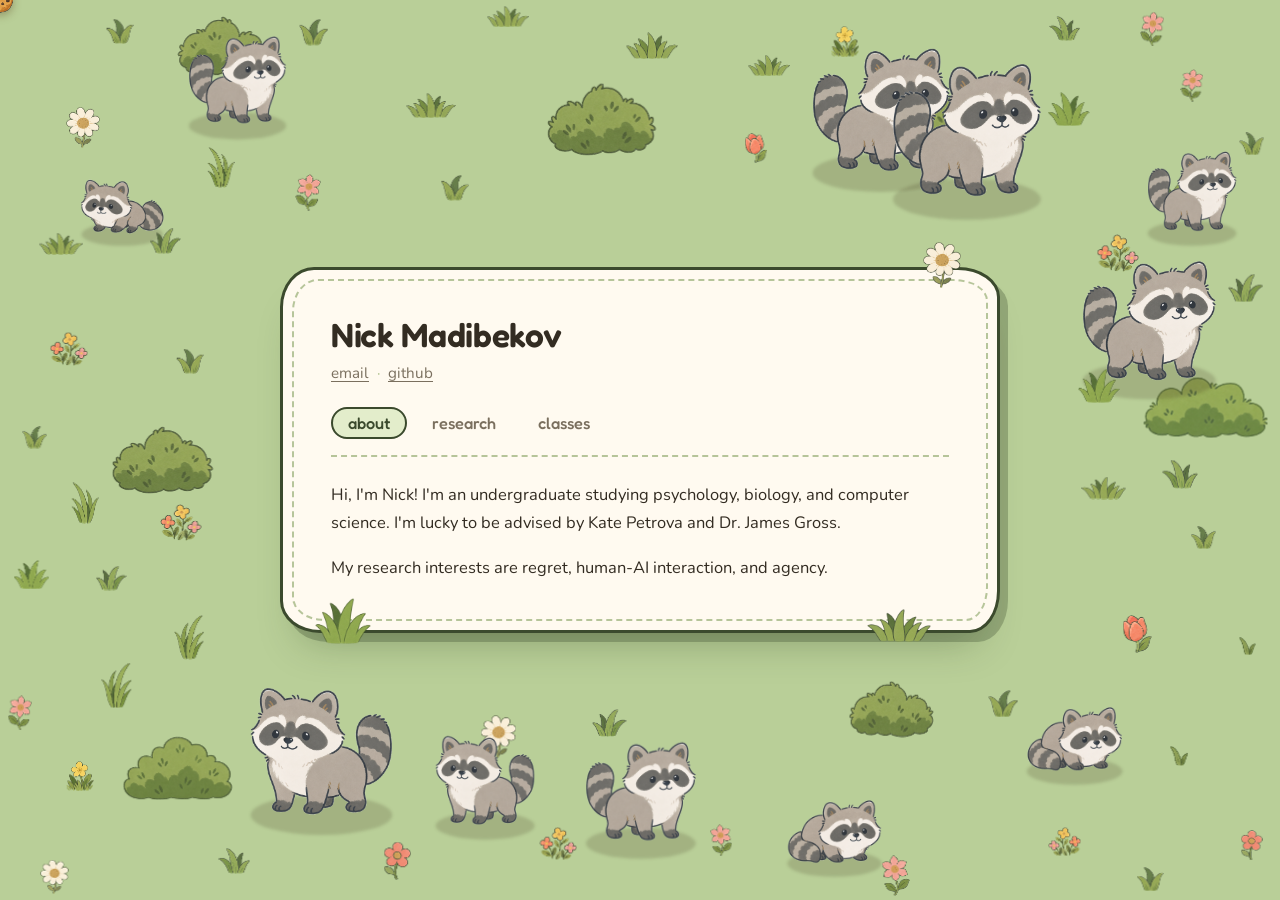
<file: index.html>
<!doctype html>
<html lang="en">
<head>
<meta charset="UTF-8">
<meta name="viewport" content="width=device-width, initial-scale=1.0">
<title>Nick Madibekov</title>
<meta name="description" content="Nick Madibekov is an undergraduate at Stanford studying psychology, biology, and computer science. Research interests: regret, human-AI interaction, and agency.">
<link rel="canonical" href="https://nickmadibekov.github.io/">
<meta property="og:type" content="website">
<meta property="og:site_name" content="Nick Madibekov">
<meta property="og:title" content="Nick Madibekov">
<meta property="og:description" content="Nick Madibekov is an undergraduate at Stanford studying psychology, biology, and computer science. Research interests: regret, human-AI interaction, and agency.">
<meta property="og:url" content="https://nickmadibekov.github.io/">
<meta property="og:image" content="https://nickmadibekov.github.io/assets/og-image.png">
<meta property="og:image:width" content="1200">
<meta property="og:image:height" content="630">
<meta property="og:image:alt" content="Nick Madibekov, with a cartoon raccoon">
<meta name="twitter:card" content="summary_large_image">
<meta name="twitter:title" content="Nick Madibekov">
<meta name="twitter:description" content="Nick Madibekov is an undergraduate at Stanford studying psychology, biology, and computer science. Research interests: regret, human-AI interaction, and agency.">
<meta name="twitter:image" content="https://nickmadibekov.github.io/assets/og-image.png">
<link rel="icon" href="favicon.ico" sizes="48x48">
<link rel="icon" type="image/png" sizes="32x32" href="assets/favicon-32.png">
<link rel="icon" type="image/png" sizes="192x192" href="assets/icon-192.png">
<link rel="apple-touch-icon" href="assets/apple-touch-icon.png">
<script type="application/ld+json">
{
  "@context": "https://schema.org",
  "@type": "Person",
  "name": "Nick Madibekov",
  "url": "https://nickmadibekov.github.io/",
  "jobTitle": "Undergraduate student",
  "affiliation": {
    "@type": "CollegeOrUniversity",
    "name": "Stanford University",
    "url": "https://www.stanford.edu"
  },
  "description": "Nick Madibekov is an undergraduate at Stanford studying psychology, biology, and computer science. Research interests: regret, human-AI interaction, and agency.",
  "knowsAbout": [
    "regret",
    "human-AI interaction",
    "agency",
    "psychology",
    "biology",
    "computer science"
  ],
  "sameAs": [
    "https://github.com/nickmadibekov"
  ]
}
</script>
<link rel="stylesheet" href="styles.css">
</head>
<body>
<div class="cursor-cookie" id="cursorCookie"><div class="cookie-visual"></div></div>
<canvas id="raccoon-canvas"></canvas>

<div class="wrap">
  <main class="card">
    <h1 class="name">Nick Madibekov</h1>
    <p class="links">
      <a href="mailto:alikhanm@stanford.edu">email</a><span class="sep">·</span><a href="https://github.com/nickmadibekov" target="_blank" rel="noopener">github</a>
    </p>

    <nav class="tabs">
      <a href="index.html" class="tab active">about</a>
      <a href="research.html" class="tab">research</a>
      <a href="classes.html" class="tab">classes</a>
    </nav>

    <div class="content">
      <p>Hi, I'm Nick! I'm an undergraduate studying psychology, biology, and computer science. I'm lucky to be advised by Kate Petrova and Dr. James Gross.</p>
      <p>My research interests are regret, human-AI interaction, and agency.</p>
    </div>
  </main>
</div>

<script src="raccoons.js?v=28"></script>
</body>
</html>
</file>
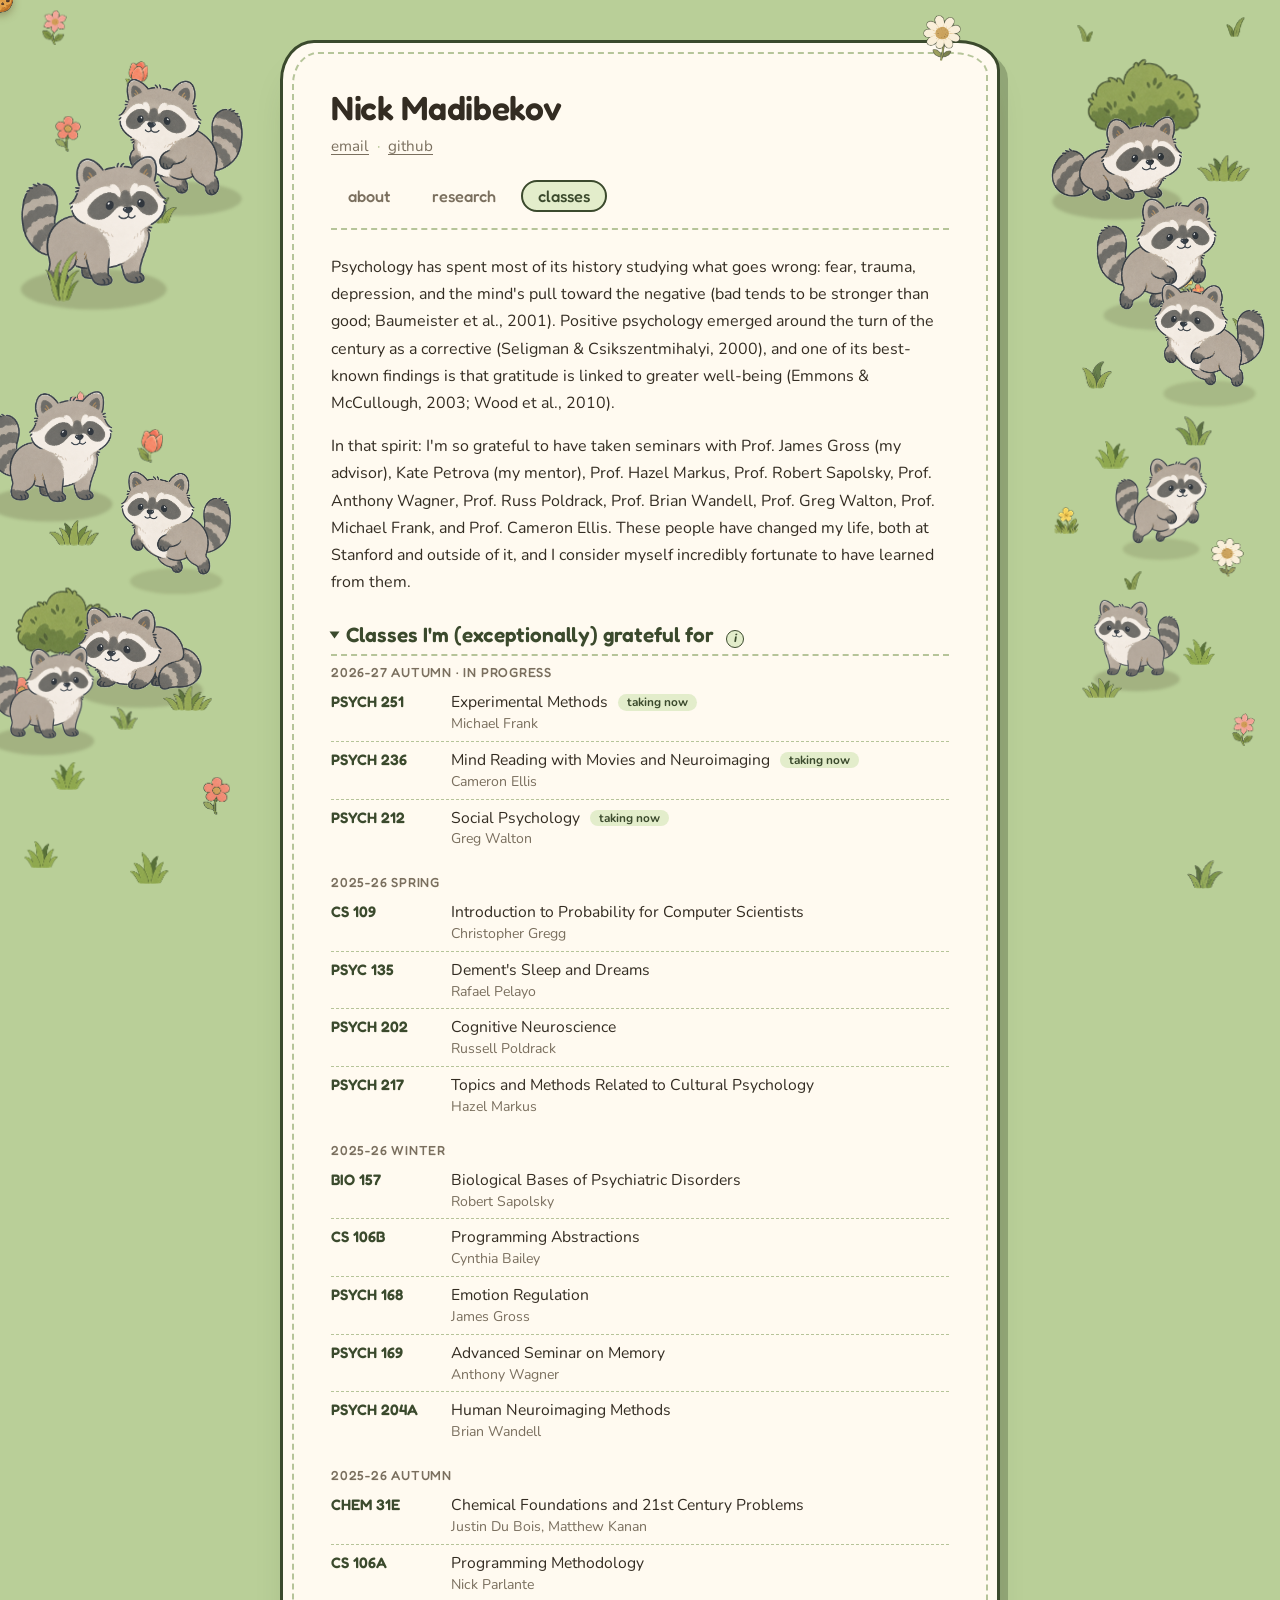
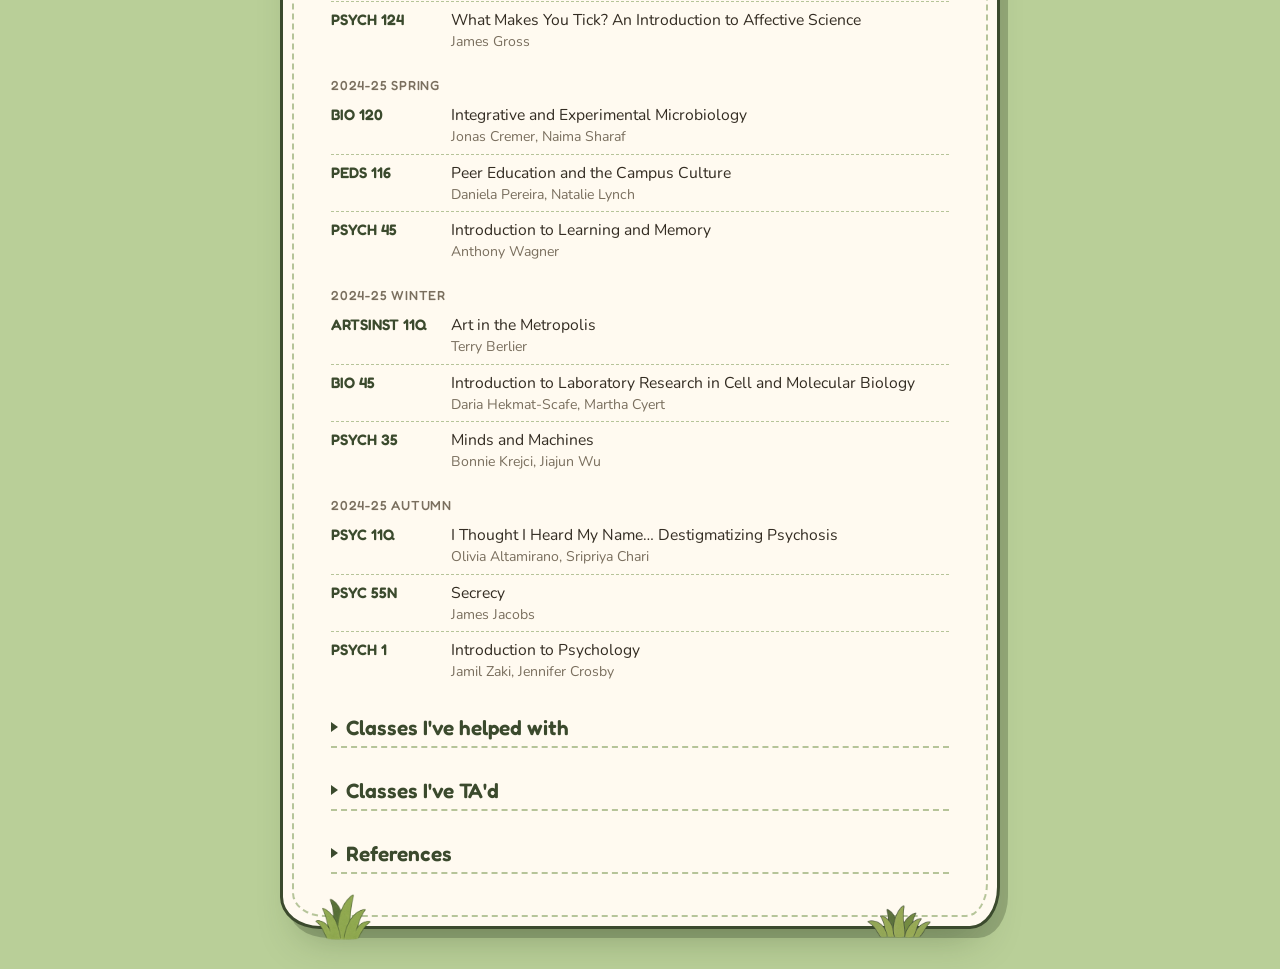
<file: classes.html>
<!doctype html>
<html lang="en">
<head>
<meta charset="UTF-8">
<meta name="viewport" content="width=device-width, initial-scale=1.0">
<title>Nick Madibekov — Classes</title>
<meta name="description" content="Classes Nick Madibekov, a Stanford undergraduate in psychology, biology, and computer science, is grateful for, plus courses he has helped with and TA'd.">
<link rel="canonical" href="https://nickmadibekov.github.io/classes.html">
<meta property="og:type" content="website">
<meta property="og:site_name" content="Nick Madibekov">
<meta property="og:title" content="Nick Madibekov — Classes">
<meta property="og:description" content="Classes Nick Madibekov, a Stanford undergraduate in psychology, biology, and computer science, is grateful for, plus courses he has helped with and TA'd.">
<meta property="og:url" content="https://nickmadibekov.github.io/classes.html">
<meta property="og:image" content="https://nickmadibekov.github.io/assets/og-image.png">
<meta property="og:image:width" content="1200">
<meta property="og:image:height" content="630">
<meta property="og:image:alt" content="Nick Madibekov, with a cartoon raccoon">
<meta name="twitter:card" content="summary_large_image">
<meta name="twitter:title" content="Nick Madibekov — Classes">
<meta name="twitter:description" content="Classes Nick Madibekov, a Stanford undergraduate in psychology, biology, and computer science, is grateful for, plus courses he has helped with and TA'd.">
<meta name="twitter:image" content="https://nickmadibekov.github.io/assets/og-image.png">
<link rel="icon" href="favicon.ico" sizes="48x48">
<link rel="icon" type="image/png" sizes="32x32" href="assets/favicon-32.png">
<link rel="icon" type="image/png" sizes="192x192" href="assets/icon-192.png">
<link rel="apple-touch-icon" href="assets/apple-touch-icon.png">
<link rel="stylesheet" href="styles.css">
</head>
<body>
<div class="cursor-cookie" id="cursorCookie"><div class="cookie-visual"></div></div>
<canvas id="raccoon-canvas"></canvas>

<div class="wrap">
  <main class="card">
    <h1 class="name">Nick Madibekov</h1>
    <p class="links">
      <a href="mailto:alikhanm@stanford.edu">email</a><span class="sep">·</span><a href="https://github.com/nickmadibekov" target="_blank" rel="noopener">github</a>
    </p>

    <nav class="tabs">
      <a href="index.html" class="tab">about</a>
      <a href="research.html" class="tab">research</a>
      <a href="classes.html" class="tab active">classes</a>
    </nav>

    <div class="content">
      <p class="gratitude">Psychology has spent most of its history studying what goes wrong: fear, trauma, depression, and the mind's pull toward the negative (bad tends to be stronger than good; Baumeister et al., 2001). Positive psychology emerged around the turn of the century as a corrective (Seligman &amp; Csikszentmihalyi, 2000), and one of its best-known findings is that gratitude is linked to greater well-being (Emmons &amp; McCullough, 2003; Wood et al., 2010).</p>
      <p class="gratitude">In that spirit: I'm so grateful to have taken seminars with Prof. James Gross (my advisor), Kate Petrova (my mentor), Prof. Hazel Markus, Prof. Robert Sapolsky, Prof. Anthony Wagner, Prof. Russ Poldrack, Prof. Brian Wandell, Prof. Greg Walton, Prof. Michael Frank, and Prof. Cameron Ellis. These people have changed my life, both at Stanford and outside of it, and I consider myself incredibly fortunate to have learned from them.</p>
      <details class="fold" open>
        <summary class="section">Classes I'm (exceptionally) grateful for <span class="tip" tabindex="0" role="button" aria-label="I&#x27;ve enjoyed every class I&#x27;ve taken, but didn&#x27;t want to list all 44 of them, so here are 24." data-tip="I&#x27;ve enjoyed every class I&#x27;ve taken, but didn&#x27;t want to list all 44 of them, so here are 24.">i</span></summary>
        <h3 class="subsection">2026-27 Autumn · in progress</h3>
        <ul class="courses">
          <li><span class="code">PSYCH 251</span><span class="info"><span class="ctitle">Experimental Methods</span> <span class="note">taking now</span><span class="prof">Michael Frank</span></span></li>
          <li><span class="code">PSYCH 236</span><span class="info"><span class="ctitle">Mind Reading with Movies and Neuroimaging</span> <span class="note">taking now</span><span class="prof">Cameron Ellis</span></span></li>
          <li><span class="code">PSYCH 212</span><span class="info"><span class="ctitle">Social Psychology</span> <span class="note">taking now</span><span class="prof">Greg Walton</span></span></li>
        </ul>
        <h3 class="subsection">2025-26 Spring</h3>
        <ul class="courses">
          <li><span class="code">CS 109</span><span class="info"><span class="ctitle">Introduction to Probability for Computer Scientists</span><span class="prof">Christopher Gregg</span></span></li>
          <li><span class="code">PSYC 135</span><span class="info"><span class="ctitle">Dement&#x27;s Sleep and Dreams</span><span class="prof">Rafael Pelayo</span></span></li>
          <li><span class="code">PSYCH 202</span><span class="info"><span class="ctitle">Cognitive Neuroscience</span><span class="prof">Russell Poldrack</span></span></li>
          <li><span class="code">PSYCH 217</span><span class="info"><span class="ctitle">Topics and Methods Related to Cultural Psychology</span><span class="prof">Hazel Markus</span></span></li>
        </ul>
        <h3 class="subsection">2025-26 Winter</h3>
        <ul class="courses">
          <li><span class="code">BIO 157</span><span class="info"><span class="ctitle">Biological Bases of Psychiatric Disorders</span><span class="prof">Robert Sapolsky</span></span></li>
          <li><span class="code">CS 106B</span><span class="info"><span class="ctitle">Programming Abstractions</span><span class="prof">Cynthia Bailey</span></span></li>
          <li><span class="code">PSYCH 168</span><span class="info"><span class="ctitle">Emotion Regulation</span><span class="prof">James Gross</span></span></li>
          <li><span class="code">PSYCH 169</span><span class="info"><span class="ctitle">Advanced Seminar on Memory</span><span class="prof">Anthony Wagner</span></span></li>
          <li><span class="code">PSYCH 204A</span><span class="info"><span class="ctitle">Human Neuroimaging Methods</span><span class="prof">Brian Wandell</span></span></li>
        </ul>
        <h3 class="subsection">2025-26 Autumn</h3>
        <ul class="courses">
          <li><span class="code">CHEM 31E</span><span class="info"><span class="ctitle">Chemical Foundations and 21st Century Problems</span><span class="prof">Justin Du Bois, Matthew Kanan</span></span></li>
          <li><span class="code">CS 106A</span><span class="info"><span class="ctitle">Programming Methodology</span><span class="prof">Nick Parlante</span></span></li>
          <li><span class="code">PSYCH 124</span><span class="info"><span class="ctitle">What Makes You Tick? An Introduction to Affective Science</span><span class="prof">James Gross</span></span></li>
        </ul>
        <h3 class="subsection">2024-25 Spring</h3>
        <ul class="courses">
          <li><span class="code">BIO 120</span><span class="info"><span class="ctitle">Integrative and Experimental Microbiology</span><span class="prof">Jonas Cremer, Naima Sharaf</span></span></li>
          <li><span class="code">PEDS 116</span><span class="info"><span class="ctitle">Peer Education and the Campus Culture</span><span class="prof">Daniela Pereira, Natalie Lynch</span></span></li>
          <li><span class="code">PSYCH 45</span><span class="info"><span class="ctitle">Introduction to Learning and Memory</span><span class="prof">Anthony Wagner</span></span></li>
        </ul>
        <h3 class="subsection">2024-25 Winter</h3>
        <ul class="courses">
          <li><span class="code">ARTSINST 11Q</span><span class="info"><span class="ctitle">Art in the Metropolis</span><span class="prof">Terry Berlier</span></span></li>
          <li><span class="code">BIO 45</span><span class="info"><span class="ctitle">Introduction to Laboratory Research in Cell and Molecular Biology</span><span class="prof">Daria Hekmat-Scafe, Martha Cyert</span></span></li>
          <li><span class="code">PSYCH 35</span><span class="info"><span class="ctitle">Minds and Machines</span><span class="prof">Bonnie Krejci, Jiajun Wu</span></span></li>
        </ul>
        <h3 class="subsection">2024-25 Autumn</h3>
        <ul class="courses">
          <li><span class="code">PSYC 11Q</span><span class="info"><span class="ctitle">I Thought I Heard My Name… Destigmatizing Psychosis</span><span class="prof">Olivia Altamirano, Sripriya Chari</span></span></li>
          <li><span class="code">PSYC 55N</span><span class="info"><span class="ctitle">Secrecy</span><span class="prof">James Jacobs</span></span></li>
          <li><span class="code">PSYCH 1</span><span class="info"><span class="ctitle">Introduction to Psychology</span><span class="prof">Jamil Zaki, Jennifer Crosby</span></span></li>
        </ul>
      </details>
      <details class="fold">
        <summary class="section">Classes I've helped with</summary>
    <ul class="courses">
            <li><span class="code">PSYC 65N</span><span class="info"><span class="ctitle">Namjooning, and Other Well-Being Inspiration from BTS</span><span class="prof">James Jacobs <span class="note">2026-27 Autumn</span></span></span></li>
            <li><span class="code">BIO 17N</span><span class="info"><span class="ctitle">How Bacteria Hunt for Food</span><span class="prof">Naima Sharaf <span class="note">2025-26 Spring</span></span></span></li>
            <li><span class="code">PSYC 27N</span><span class="info"><span class="ctitle">Mental Health in Context: Race, Identity, and Resilience</span><span class="prof">L. Adams <span class="note">2025-26 Winter</span></span></span></li>
            <li><span class="code">PSYC 11Q</span><span class="info"><span class="ctitle">I Thought I Heard My Name… Destigmatizing Psychosis</span><span class="prof">Olivia Altamirano, Sripriya Chari <span class="note">2025-26 Autumn</span></span></span></li>
          </ul>
      </details>
      <details class="fold">
        <summary class="section">Classes I've TA'd</summary>
    <ul class="courses">
            <li><span class="code">PSYCH 45</span><span class="info"><span class="ctitle">Introduction to Learning and Memory</span><span class="prof">Anthony Wagner <span class="note">2025-26 Spring</span></span></span></li>
          </ul>
      </details>
      <details class="fold">
        <summary class="section">References</summary>
    <ul class="refs">
            <li>Baumeister, R. F., Bratslavsky, E., Finkenauer, C., &amp; Vohs, K. D. (2001). Bad is stronger than good. <i>Review of General Psychology, 5</i>(4), 323–370.</li>
            <li>Emmons, R. A., &amp; McCullough, M. E. (2003). Counting blessings versus burdens: An experimental investigation of gratitude and subjective well-being in daily life. <i>Journal of Personality and Social Psychology, 84</i>(2), 377–389.</li>
            <li>Seligman, M. E. P., &amp; Csikszentmihalyi, M. (2000). Positive psychology: An introduction. <i>American Psychologist, 55</i>(1), 5–14.</li>
            <li>Wood, A. M., Froh, J. J., &amp; Geraghty, A. W. A. (2010). Gratitude and well-being: A review and theoretical integration. <i>Clinical Psychology Review, 30</i>(7), 890–905.</li>
          </ul>
      </details>
    </div>
  </main>
</div>

<script src="raccoons.js?v=28"></script>
</body>
</html>
</file>
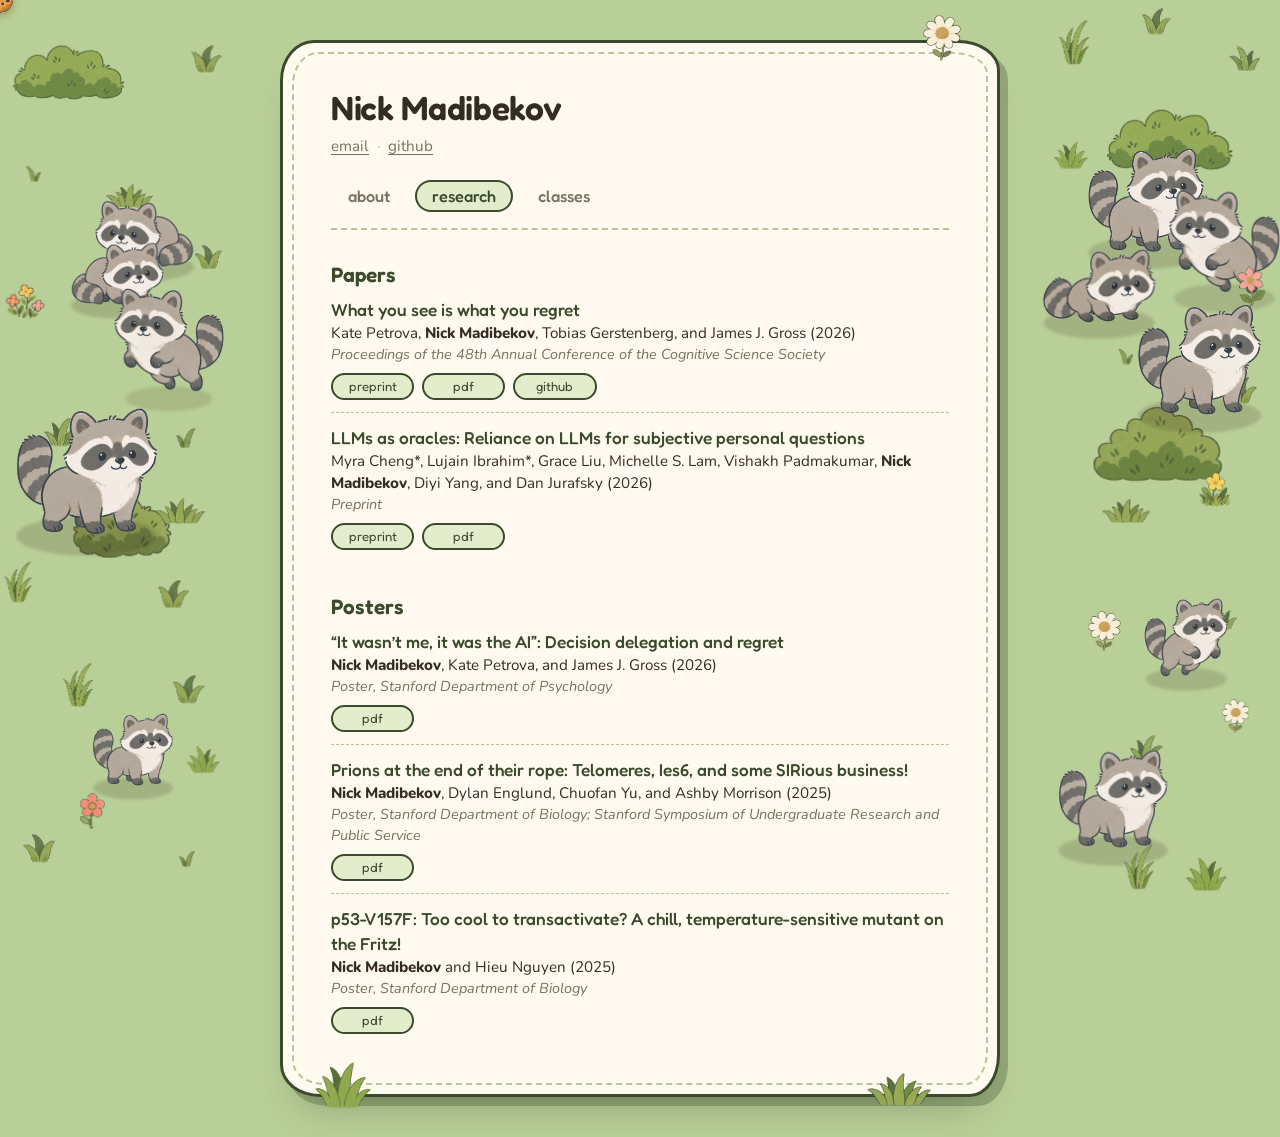
<file: research.html>
<!doctype html>
<html lang="en">
<head>
<meta charset="UTF-8">
<meta name="viewport" content="width=device-width, initial-scale=1.0">
<title>Nick Madibekov — Research</title>
<meta name="description" content="Papers and posters by Nick Madibekov, a Stanford undergraduate, on regret, human-AI interaction, and agency.">
<link rel="canonical" href="https://nickmadibekov.github.io/research.html">
<meta property="og:type" content="website">
<meta property="og:site_name" content="Nick Madibekov">
<meta property="og:title" content="Nick Madibekov — Research">
<meta property="og:description" content="Papers and posters by Nick Madibekov, a Stanford undergraduate, on regret, human-AI interaction, and agency.">
<meta property="og:url" content="https://nickmadibekov.github.io/research.html">
<meta property="og:image" content="https://nickmadibekov.github.io/assets/og-image.png">
<meta property="og:image:width" content="1200">
<meta property="og:image:height" content="630">
<meta property="og:image:alt" content="Nick Madibekov, with a cartoon raccoon">
<meta name="twitter:card" content="summary_large_image">
<meta name="twitter:title" content="Nick Madibekov — Research">
<meta name="twitter:description" content="Papers and posters by Nick Madibekov, a Stanford undergraduate, on regret, human-AI interaction, and agency.">
<meta name="twitter:image" content="https://nickmadibekov.github.io/assets/og-image.png">
<link rel="icon" href="favicon.ico" sizes="48x48">
<link rel="icon" type="image/png" sizes="32x32" href="assets/favicon-32.png">
<link rel="icon" type="image/png" sizes="192x192" href="assets/icon-192.png">
<link rel="apple-touch-icon" href="assets/apple-touch-icon.png">
<link rel="stylesheet" href="styles.css">
</head>
<body>
<div class="cursor-cookie" id="cursorCookie"><div class="cookie-visual"></div></div>
<canvas id="raccoon-canvas"></canvas>

<div class="wrap">
  <main class="card">
    <h1 class="name">Nick Madibekov</h1>
    <p class="links">
      <a href="mailto:alikhanm@stanford.edu">email</a><span class="sep">·</span><a href="https://github.com/nickmadibekov" target="_blank" rel="noopener">github</a>
    </p>

    <nav class="tabs">
      <a href="index.html" class="tab">about</a>
      <a href="research.html" class="tab active">research</a>
      <a href="classes.html" class="tab">classes</a>
    </nav>

    <div class="content">
      <h2 class="section">Papers</h2>
      <ul class="papers">
        <li>
          <span class="ptitle">What you see is what you regret</span>
          <span class="pauthors">Kate Petrova, <b class="me">Nick Madibekov</b>, Tobias Gerstenberg, and James J. Gross (2026)</span>
          <span class="pvenue"><i>Proceedings of the 48th Annual Conference of the Cognitive Science Society</i></span>
          <span class="plinks"><a href="https://osf.io/preprints/psyarxiv/raxge" target="_blank" rel="noopener">preprint</a><a href="assets/papers/what-you-see-is-what-you-regret.pdf" target="_blank" rel="noopener">pdf</a><a href="https://github.com/kateptrv/you-see-you-regret-cogsci26" target="_blank" rel="noopener">github</a></span>
        </li>
        <li>
          <span class="ptitle">LLMs as oracles: Reliance on LLMs for subjective personal questions</span>
          <span class="pauthors">Myra Cheng*, Lujain Ibrahim*, Grace Liu, Michelle S. Lam, Vishakh Padmakumar, <b class="me">Nick Madibekov</b>, Diyi Yang, and Dan Jurafsky (2026)</span>
          <span class="pvenue"><i>Preprint</i></span>
          <span class="plinks"><a href="https://arxiv.org/abs/2609.14849v1" target="_blank" rel="noopener">preprint</a><a href="assets/papers/llms-as-oracles.pdf" target="_blank" rel="noopener">pdf</a></span>
        </li>
      </ul>
      <h2 class="section">Posters</h2>
      <ul class="papers">
        <li>
          <span class="ptitle">“It wasn’t me, it was the AI”: Decision delegation and regret</span>
          <span class="pauthors"><b class="me">Nick Madibekov</b>, Kate Petrova, and James J. Gross (2026)</span>
          <span class="pvenue"><i>Poster, Stanford Department of Psychology</i></span>
          <span class="plinks"><a href="assets/posters/it-wasnt-me-it-was-the-ai.pdf" target="_blank" rel="noopener">pdf</a></span>
        </li>
        <li>
          <span class="ptitle">Prions at the end of their rope: Telomeres, Ies6, and some SIRious business!</span>
          <span class="pauthors"><b class="me">Nick Madibekov</b>, Dylan Englund, Chuofan Yu, and Ashby Morrison (2025)</span>
          <span class="pvenue"><i>Poster, Stanford Department of Biology; Stanford Symposium of Undergraduate Research and Public Service</i></span>
          <span class="plinks"><a href="assets/posters/prions-telomeres-ies6.pdf" target="_blank" rel="noopener">pdf</a></span>
        </li>
        <li>
          <span class="ptitle">p53-V157F: Too cool to transactivate? A chill, temperature-sensitive mutant on the Fritz!</span>
          <span class="pauthors"><b class="me">Nick Madibekov</b> and Hieu Nguyen (2025)</span>
          <span class="pvenue"><i>Poster, Stanford Department of Biology</i></span>
          <span class="plinks"><a href="assets/posters/p53-v157f.pdf" target="_blank" rel="noopener">pdf</a></span>
        </li>
      </ul>
    </div>
  </main>
</div>

<script src="raccoons.js?v=28"></script>
</body>
</html>
</file>
<file: styles.css>
@import url('https://fonts.googleapis.com/css2?family=Fredoka:wght@500;600;700&family=Nunito:wght@400;600;700;800&display=swap');

:root {
  --bg: #b9cf98;
  --card: #fffaf0;
  --outline: #3b4a2d;
  --stitch: rgba(111, 143, 69, 0.5);
  --ink: #332c22;
  --ink-soft: #7a6f5e;
  --accent: #bd8a3f;
  --accent-soft: #e3c98f;
  --line: #ece5d5;
  --shadow: 0 20px 60px -20px rgba(60, 45, 20, 0.28);
}

* {
  box-sizing: border-box;
}

html, body {
  height: 100%;
}

html, body {
  cursor: none;
}

body {
  margin: 0;
  background: var(--bg);
  color: var(--ink);
  font-family: 'Nunito', sans-serif;
  overflow-x: hidden;
}

.card, .card * {
  cursor: auto;
}

.card a {
  cursor: pointer;
}

a {
  color: inherit;
  text-decoration-color: var(--accent-soft);
  text-underline-offset: 3px;
}

a:hover {
  color: var(--accent);
}

#raccoon-canvas {
  position: fixed;
  inset: 0;
  width: 100vw;
  height: 100vh;
  z-index: 1;
  display: block;
}

.wrap {
  position: relative;
  z-index: 2;
  min-height: 100vh;
  display: flex;
  align-items: center;
  justify-content: center;
  padding: 40px 20px;
}

/* Card: a stitched patch with a thick crayon outline, uneven hand-cut
   corners and a hard offset shadow, with a bit of the meadow growing out
   of its edges. */
.card {
  position: relative;
  width: 100%;
  max-width: 720px;
  background: var(--card);
  border: 3px solid var(--outline);
  border-radius: 34px 42px 30px 40px / 40px 30px 42px 32px;
  box-shadow: 8px 9px 0 rgba(59, 74, 45, 0.3), 0 28px 40px -22px rgba(40, 60, 25, 0.35);
  padding: 44px 48px 48px;
}

.card::before {
  content: '';
  position: absolute;
  inset: 9px;
  border: 2px dashed var(--stitch);
  border-radius: 26px 34px 22px 32px / 32px 22px 34px 24px;
  pointer-events: none;
}

.card::after {
  content: '';
  position: absolute;
  inset: -30px;
  pointer-events: none;
  background:
    url('assets/bg/grass-3.png') left 62px bottom 16px / 56px auto no-repeat,
    url('assets/bg/grass-5.png') right 96px bottom 18px / 64px auto no-repeat,
    url('assets/bg/flower-daisy.png') right 66px top 2px / 38px auto no-repeat;
}

.name {
  font-family: 'Fredoka', sans-serif;
  font-size: 2.1rem;
  font-weight: 600;
  margin: 0 0 8px;
  letter-spacing: -0.01em;
}

.name .placeholder {
  color: var(--ink);
}

.links {
  margin: 0 0 24px;
  color: var(--ink-soft);
  font-size: 0.95rem;
}

.links a {
  text-decoration: underline;
}

.links .sep {
  margin: 0 8px;
  color: #a9bd86;
}

.tabs {
  display: flex;
  flex-wrap: wrap;
  gap: 8px;
  border-bottom: 2px dashed var(--stitch);
  padding-bottom: 16px;
  margin-bottom: 24px;
  font-family: 'Fredoka', sans-serif;
}

.tabs a {
  text-decoration: none;
  color: var(--ink-soft);
  font-weight: 500;
  font-size: 1.02rem;
  padding: 4px 15px;
  border: 2px solid transparent;
  border-radius: 999px;
  transition: background 0.15s ease;
}

.tabs a:hover {
  background: #eef3dc;
  color: var(--outline);
}

.tabs a.active {
  background: #e3edcb;
  border-color: var(--outline);
  color: var(--outline);
}

.content p {
  line-height: 1.7;
  font-size: 1.03rem;
  margin: 0 0 16px;
}

.content p:last-child {
  margin-bottom: 0;
}

.content .gratitude {
  font-size: 1rem;
}

.content .section {
  font-family: 'Fredoka', sans-serif;
  font-weight: 600;
  font-size: 1.3rem;
  color: var(--outline);
  margin: 32px 0 6px;
}

.content .section .aside {
  font-family: 'Nunito', sans-serif;
  font-weight: 600;
  font-size: 0.85rem;
  color: var(--ink-soft);
}

.content .fold > summary {
  position: relative;
}

.tip {
  display: inline-flex;
  align-items: center;
  justify-content: center;
  width: 1.15rem;
  height: 1.15rem;
  margin-left: 4px;
  border: 1.5px solid var(--outline);
  border-radius: 50%;
  background: #e3edcb;
  color: var(--outline);
  font-family: 'Nunito', sans-serif;
  font-size: 0.72rem;
  font-style: italic;
  font-weight: 800;
  line-height: 1;
  cursor: help;
  vertical-align: 2px;
  user-select: none;
}

.tip::after {
  content: attr(data-tip);
  position: absolute;
  left: 0;
  top: calc(100% + 6px);
  z-index: 5;
  width: min(320px, 100%);
  padding: 10px 14px;
  border: 2px solid var(--outline);
  border-radius: 14px;
  background: var(--card);
  box-shadow: 4px 5px 0 rgba(59, 74, 45, 0.25);
  color: var(--ink);
  font-family: 'Nunito', sans-serif;
  font-size: 0.88rem;
  font-style: normal;
  font-weight: 600;
  line-height: 1.45;
  text-transform: none;
  letter-spacing: 0;
  white-space: normal;
  opacity: 0;
  visibility: hidden;
  transform: translateY(-3px);
  transition: opacity 0.15s ease, transform 0.15s ease;
  pointer-events: none;
}

.tip:hover::after,
.tip:focus::after,
.tip.show::after {
  opacity: 1;
  visibility: visible;
  transform: none;
}

.pooh {
  margin: 28px 0 8px;
  padding: 12px 18px;
  border-left: 4px solid var(--accent-soft);
  background: #fbf3dd;
  border-radius: 6px 16px 16px 6px;
}

.pooh p {
  margin: 0;
  font-family: 'Fredoka', sans-serif;
  font-size: 1.02rem;
  color: var(--outline);
}

.pooh cite {
  display: block;
  margin-top: 4px;
  font-size: 0.8rem;
  font-style: normal;
  color: var(--ink-soft);
}

.content .fold {
  margin-top: 4px;
}

.content .fold > summary.section {
  display: flex;
  align-items: baseline;
  gap: 8px;
  margin: 18px 0 4px;
  padding: 8px 0 6px;
  border-bottom: 2px dashed var(--stitch);
  cursor: pointer;
  list-style: none;
  user-select: none;
}

.card .fold > summary {
  cursor: pointer;
}

.content .fold > summary::-webkit-details-marker {
  display: none;
}

.content .fold > summary::before {
  content: '';
  flex: none;
  width: 0;
  height: 0;
  border-left: 7px solid var(--outline);
  border-top: 5px solid transparent;
  border-bottom: 5px solid transparent;
  transition: transform 0.15s ease;
  align-self: center;
}

.content .fold[open] > summary::before {
  transform: rotate(90deg);
}

.content .fold > summary:hover {
  color: var(--accent);
}

.content .fold[open] > summary {
  margin-bottom: 8px;
}

.content .fold .subsection:first-of-type {
  margin-top: 8px;
}

.content .gratitude + .section {
  margin-top: 28px;
}

.content .subsection {
  font-family: 'Fredoka', sans-serif;
  font-weight: 500;
  font-size: 0.82rem;
  letter-spacing: 0.06em;
  text-transform: uppercase;
  color: var(--ink-soft);
  margin: 18px 0 4px;
}

.courses,
.refs {
  list-style: none;
  margin: 0;
  padding: 0;
}

.courses li {
  display: flex;
  gap: 14px;
  padding: 7px 0;
  border-bottom: 1.5px dashed var(--stitch);
  line-height: 1.4;
}

.courses li:last-child {
  border-bottom: 0;
}

.courses .code {
  flex: 0 0 6.6rem;
  font-family: 'Fredoka', sans-serif;
  font-weight: 600;
  font-size: 0.95rem;
  color: var(--outline);
}

.courses .info {
  flex: 1;
  min-width: 0;
}

.courses .ctitle {
  font-size: 0.98rem;
}

.courses .note {
  display: inline-block;
  margin-left: 6px;
  padding: 0 9px;
  border-radius: 999px;
  background: #e3edcb;
  color: var(--outline);
  font-size: 0.74rem;
  font-weight: 700;
  white-space: nowrap;
  vertical-align: 1px;
}

.courses .prof {
  display: block;
  font-size: 0.88rem;
  color: var(--ink-soft);
}

.papers {
  list-style: none;
  margin: 0;
  padding: 0;
}

.papers li {
  padding: 12px 0;
  border-bottom: 1.5px dashed var(--stitch);
  line-height: 1.45;
}

.papers li:first-child {
  padding-top: 4px;
}

.papers li:last-child {
  border-bottom: 0;
}

.papers span {
  display: block;
}

.papers .ptitle {
  font-family: 'Fredoka', sans-serif;
  font-weight: 500;
  font-size: 1.08rem;
  color: var(--outline);
}

.papers .pauthors {
  font-size: 0.95rem;
}

.papers .pvenue {
  font-size: 0.9rem;
  color: var(--ink-soft);
}

.papers .plinks {
  display: flex;
  flex-wrap: wrap;
  gap: 8px;
  margin-top: 8px;
}

.papers .plinks a {
  display: block;
  width: 5.2rem;
  text-align: center;
  padding: 2px 0;
  border: 2px solid var(--outline);
  border-radius: 999px;
  background: #e3edcb;
  color: var(--outline);
  font-family: 'Fredoka', sans-serif;
  font-size: 0.82rem;
  text-decoration: none;
}

.papers .plinks a:hover {
  background: #d3e3b0;
  color: var(--outline);
}

.content .me {
  font-weight: 800;
}

.content .footnote {
  font-size: 0.8rem;
  color: var(--ink-soft);
  margin-top: 4px;
}

.refs li {
  font-size: 0.8rem;
  line-height: 1.5;
  color: var(--ink-soft);
  padding-left: 1.6em;
  text-indent: -1.6em;
  margin-bottom: 6px;
}

.bio-placeholder {
  color: var(--ink-soft);
  font-style: italic;
}

.coming-soon {
  color: var(--ink-soft);
  font-style: italic;
}

/* Wrapper positions the cursor instantly (no transition — avoids lag behind the mouse). */
.cursor-cookie {
  position: fixed;
  top: 0;
  left: 0;
  width: 0;
  height: 0;
  pointer-events: none;
  z-index: 9999;
  opacity: 1;
  transition: opacity 0.12s ease;
}

.cursor-cookie.hidden {
  opacity: 0;
}

/* Inner visual carries the bite/pulse animation, decoupled from position. */
.cookie-visual {
  position: absolute;
  top: -17px;
  left: -17px;
  width: 34px;
  height: 34px;
  background: url('assets/cookie.png') center / contain no-repeat;
  filter: drop-shadow(0 3px 4px rgba(80, 50, 15, 0.35));
  transform: scale(1) rotate(0deg);
  transform-origin: 50% 50%;
  transition: transform 0.22s cubic-bezier(.34, 1.56, .64, 1);
}

.cursor-cookie.pulse .cookie-visual {
  transform: scale(0.2) rotate(35deg);
}

@media (max-width: 600px) {
  .card {
    padding: 32px 24px 36px;
  }
  .tabs {
    gap: 14px;
  }
  .name {
    font-size: 1.7rem;
  }
  .courses li {
    flex-direction: column;
    gap: 0;
  }
  .courses .code {
    flex-basis: auto;
  }
}
</file>
